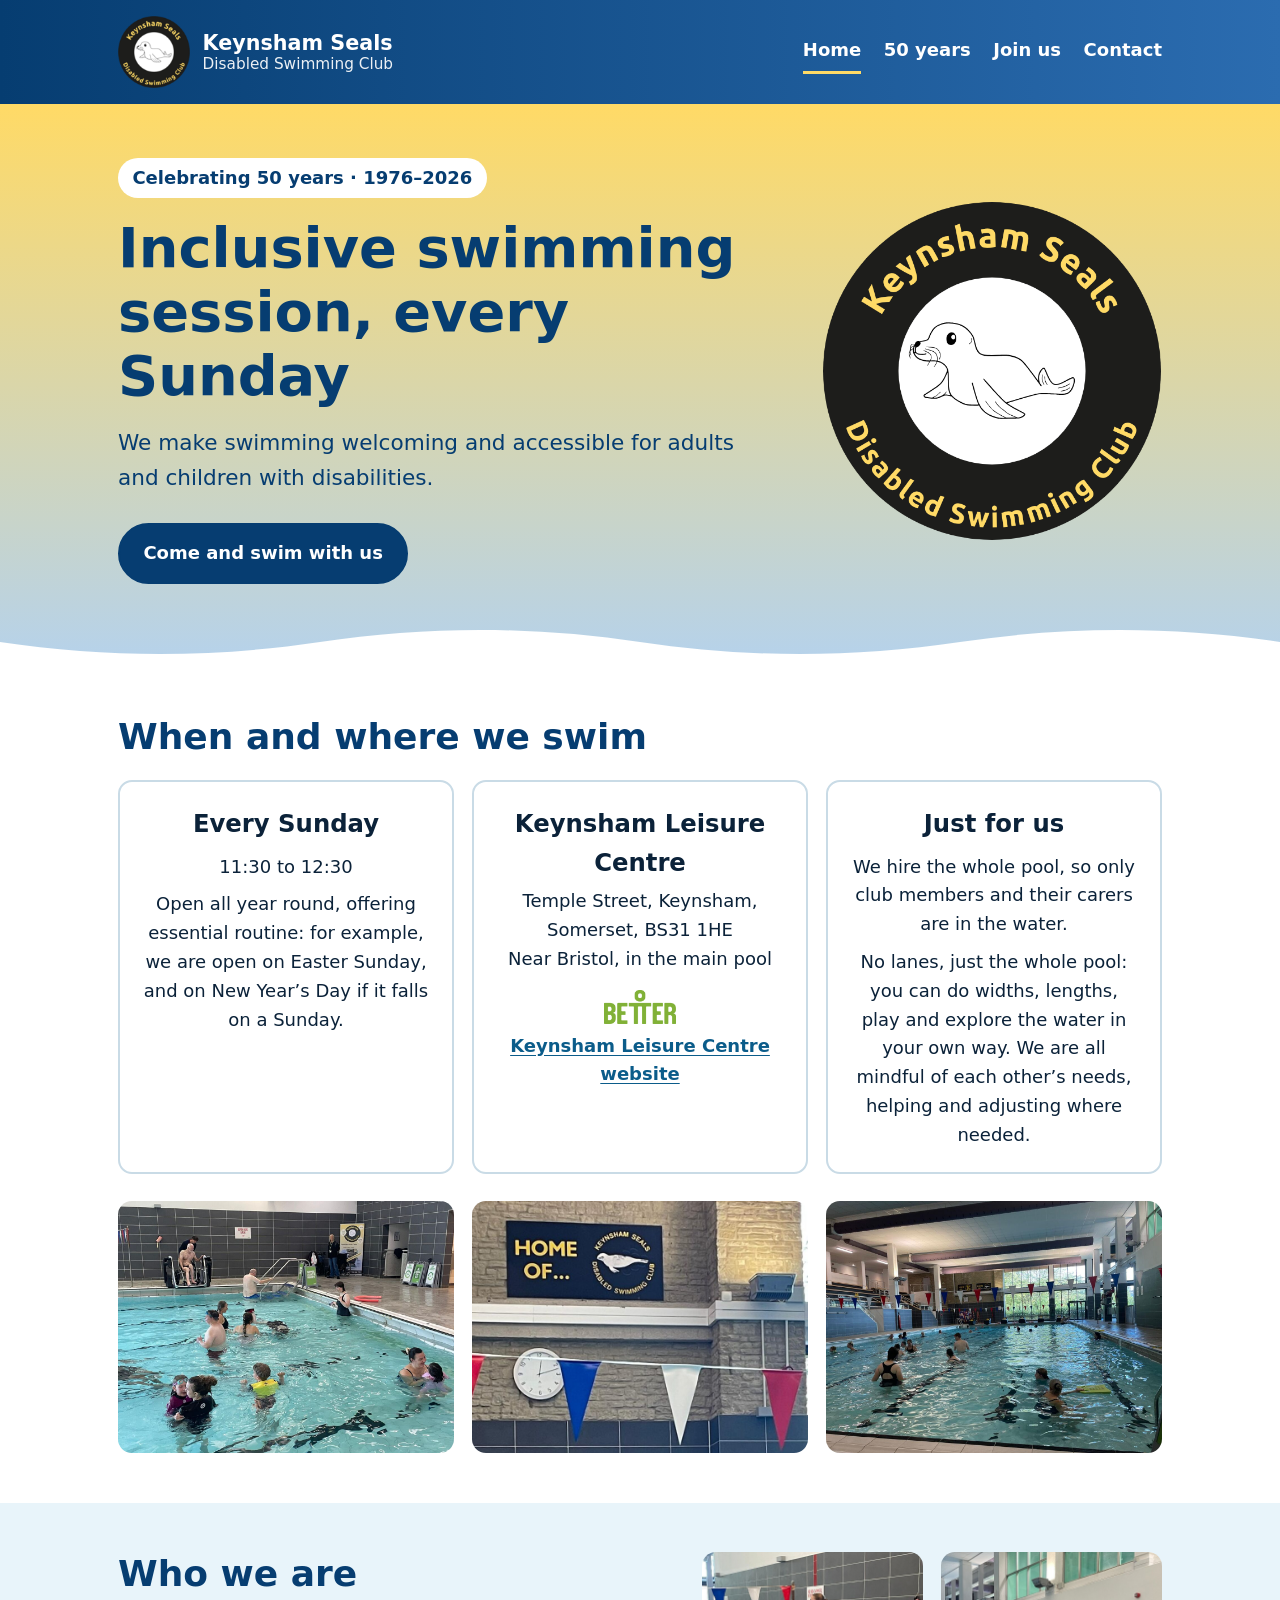
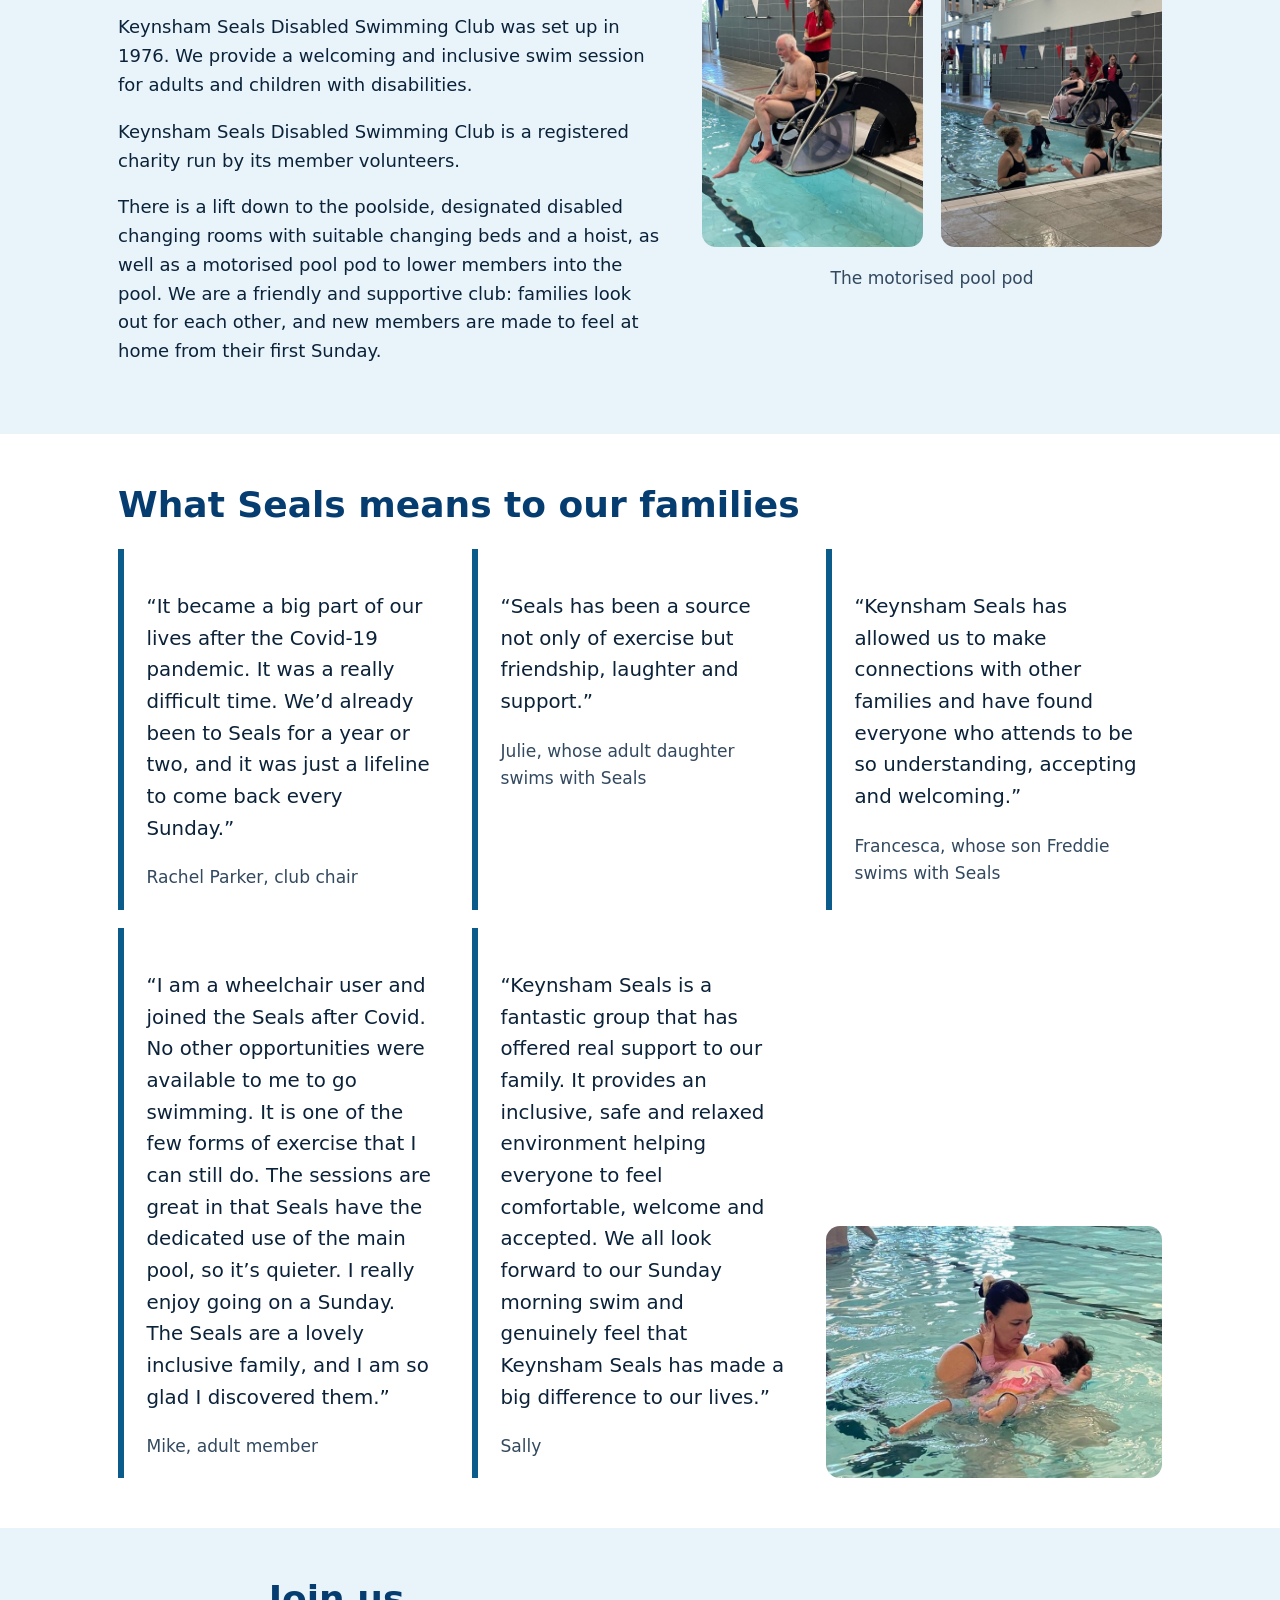
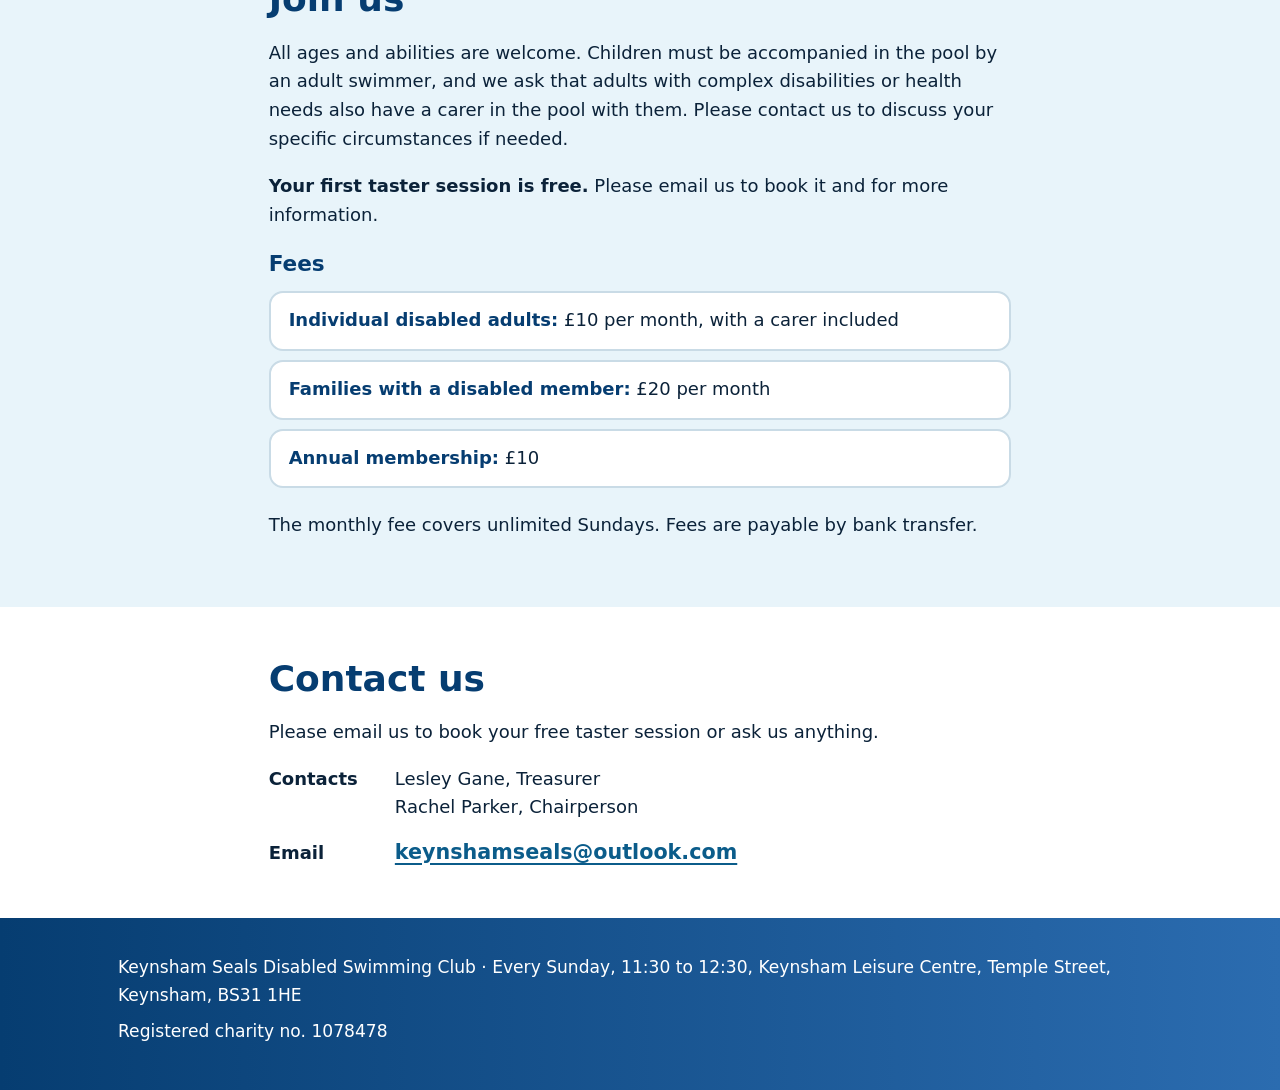
<file: index.html>
<!doctype html>
<html lang="en-GB">
<head>
  <meta charset="utf-8">
  <meta name="viewport" content="width=device-width, initial-scale=1">
  <title>Keynsham Seals Disabled Swimming Club</title>
  <meta name="description" content="Keynsham Seals Disabled Swimming Club: swimming for adults and children with disabilities, every Sunday at Keynsham Leisure Centre, near Bristol since 1976.">
  <link rel="icon" href="img/favicon-32.png?v=2026101915" sizes="32x32" type="image/png">
  <link rel="icon" href="img/favicon.svg?v=2026101915" type="image/svg+xml">
  <link rel="stylesheet" href="css/site.css?v=2026101813">
  <meta property="og:title" content="Keynsham Seals Disabled Swimming Club">
  <meta property="og:description" content="Swimming for everyone, every Sunday at Keynsham Leisure Centre, near Bristol. Your first taster session is free. Celebrating 50 years in 2026.">
  <meta property="og:type" content="website">
  <meta property="og:url" content="https://keynshamseals.org/">
</head>
<body>
  <a class="skip-link" href="#main">Skip to content</a>

  <header class="site-header">
    <div class="wrap">
      <a class="brand" href="./">
        <img src="img/logo-104.png?v=2026101813" alt="" width="72" height="72">
        <span>Keynsham Seals<small>Disabled Swimming Club</small></span>
      </a>
      <nav class="site-nav" aria-label="Main">
        <ul>
          <li><a href="./" aria-current="page">Home</a></li>
          <li><a href="50-years.html">50 years</a></li>
          <li><a href="#join">Join us</a></li>
          <li><a href="#contact">Contact</a></li>
        </ul>
      </nav>
    </div>
  </header>

  <main id="main">
    <div class="hero">
      <div class="wrap hero-grid">
        <img class="hero-logo" src="img/logo.png?v=2026101813" alt="" width="600" height="600">
        <div>
          <span class="badge">Celebrating 50 years · 1976–2026</span>
          <h1>Inclusive swimming session, every Sunday</h1>
          <p>We make swimming welcoming and accessible for adults and children with disabilities.</p>
          <a class="button" href="#join">Come and swim with us</a>
        </div>
      </div>
      <svg class="waves" viewBox="0 0 1440 48" preserveAspectRatio="none" aria-hidden="true" focusable="false">
        <path d="M0 24c120 16 240 16 360 0s240-16 360 0 240 16 360 0 240-16 360 0v24H0z" fill="#ffffff"/>
      </svg>
    </div>

    <section aria-labelledby="when-heading">
      <div class="wrap">
        <h2 id="when-heading">When and where we swim</h2>
        <div class="cards centred">
          <div class="card">
            <p class="big">Every Sunday</p>
            <p>11:30 to 12:30</p>
            <p>Open all year round, offering essential routine: for example, we are open on Easter Sunday, and on New Year’s Day if it falls on a Sunday.</p>
          </div>
          <div class="card">
            <p class="big">Keynsham Leisure Centre</p>
            <address>Temple Street, Keynsham, Somerset, BS31&nbsp;1HE</address>
            <p>Near Bristol, in the main pool</p>
            <a class="venue-link" href="https://www.better.org.uk/leisure-centre/banes/keynsham-leisure-centre">
              <img src="img/better-logo.png" alt="" width="240" height="116">
              <span>Keynsham Leisure Centre website</span>
            </a>
          </div>
          <div class="card">
            <p class="big">Just for us</p>
            <p>We hire the whole pool, so only club members and their carers are in the water.</p>
            <p>No lanes, just the whole pool: you can do widths, lengths, play and explore the water in your own way. We are all mindful of each other’s needs, helping and adjusting where needed.</p>
          </div>
        </div>
        <div class="gallery strip">
          <figure class="photo">
            <img src="img/pool-session.jpg" alt="Members and helpers enjoying a Sunday session in the main pool" width="1200" height="900" loading="lazy">
          </figure>
          <figure class="photo">
            <img src="img/home-of-seals-sign.jpg" alt="The Home of Keynsham Seals sign on the wall above the pool, with bunting" width="800" height="600" loading="lazy">
          </figure>
          <figure class="photo">
            <img src="img/main-pool.jpg" alt="The main pool at Keynsham Leisure Centre, decorated with bunting" width="1200" height="900" loading="lazy">
          </figure>
        </div>
      </div>
    </section>

    <section class="tint" aria-labelledby="who-heading">
      <div class="wrap split">
        <div class="prose">
          <h2 id="who-heading">Who we are</h2>
          <p>Keynsham Seals Disabled Swimming Club was set up in 1976. We provide a welcoming and inclusive swim session for adults and children with disabilities.</p>
          <p>Keynsham Seals Disabled Swimming Club is a registered charity run by its member volunteers.</p>
          <p>There is a lift down to the poolside, designated disabled changing rooms with suitable changing beds and a hoist, as well as a motorised pool pod to lower members into the pool. We are a friendly and supportive club: families look out for each other, and new members are made to feel at home from their first Sunday.</p>
        </div>
        <figure class="photo pair">
          <img src="img/poolside-hoist.jpg" alt="A swimmer seated on the motorised pool pod at the poolside, with a lifeguard standing behind" width="900" height="1200" loading="lazy">
          <img src="img/pool-pod.jpg" alt="A member seated on the motorised pool pod at the poolside, with two staff beside it and swimmers in the water" width="900" height="1200" loading="lazy">
          <figcaption>The motorised pool pod</figcaption>
        </figure>
      </div>
    </section>

    <section aria-labelledby="voices-heading">
      <div class="wrap">
        <h2 id="voices-heading">What Seals means to our families</h2>
        <div class="quotes">
          <figure class="quote">
            <blockquote><p>“It became a big part of our lives after the Covid-19 pandemic. It was a really difficult time. We’d already been to Seals for a year or two, and it was just a lifeline to come back every Sunday.”</p></blockquote>
            <figcaption>Rachel Parker, club chair</figcaption>
          </figure>
          <figure class="quote">
            <blockquote><p>“Seals has been a source not only of exercise but friendship, laughter and support.”</p></blockquote>
            <figcaption>Julie, whose adult daughter swims with Seals</figcaption>
          </figure>
          <figure class="quote">
            <blockquote><p>“Keynsham Seals has allowed us to make connections with other families and have found everyone who attends to be so understanding, accepting and welcoming.”</p></blockquote>
            <figcaption>Francesca, whose son Freddie swims with Seals</figcaption>
          </figure>
          <figure class="quote">
            <blockquote><p>“I am a wheelchair user and joined the Seals after Covid. No other opportunities were available to me to go swimming. It is one of the few forms of exercise that I can still do. The sessions are great in that Seals have the dedicated use of the main pool, so it’s quieter. I really enjoy going on a Sunday. The Seals are a lovely inclusive family, and I am so glad I discovered them.”</p></blockquote>
            <figcaption>Mike, adult member</figcaption>
          </figure>
          <figure class="quote">
            <blockquote><p>“Keynsham Seals is a fantastic group that has offered real support to our family. It provides an inclusive, safe and relaxed environment helping everyone to feel comfortable, welcome and accepted. We all look forward to our Sunday morning swim and genuinely feel that Keynsham Seals has made a big difference to our lives.”</p></blockquote>
            <figcaption>Sally</figcaption>
          </figure>
          <figure class="photo quote-photo">
            <img src="img/freya-and-mum.jpg" alt="A mum holding her young daughter as she floats on her back in the pool" width="760" height="570" loading="lazy">
          </figure>
        </div>
      </div>
    </section>

    <section class="tint" id="join" aria-labelledby="join-heading">
      <div class="wrap prose">
        <h2 id="join-heading">Join us</h2>
        <p>All ages and abilities are welcome. Children must be accompanied in the pool by an adult swimmer, and we ask that adults with complex disabilities or health needs also have a carer in the pool with them. Please contact us to discuss your specific circumstances if needed.</p>
        <p><strong>Your first taster session is free.</strong> Please email us to book it and for more information.</p>
        <h3>Fees</h3>
        <ul class="fees">
          <li><strong>Individual disabled adults:</strong> £10 per month, with a carer included</li>
          <li><strong>Families with a disabled member:</strong> £20 per month</li>
          <li><strong>Annual membership:</strong> £10</li>
        </ul>
        <p>The monthly fee covers unlimited Sundays. Fees are payable by bank transfer.</p>
      </div>
    </section>

    <section id="contact" aria-labelledby="contact-heading">
      <div class="wrap prose">
        <h2 id="contact-heading">Contact us</h2>
        <p>Please email us to book your free taster session or ask us anything.</p>
        <ul class="contact-list">
          <li><strong>Contacts</strong> <span>Lesley Gane, Treasurer<br>Rachel Parker, Chairperson</span></li>
          <li><strong>Email</strong> <a href="mailto:keynshamseals@outlook.com">keynshamseals@outlook.com</a></li>
        </ul>
      </div>
    </section>
  </main>

  <footer class="site-footer">
    <div class="wrap">
      <p>Keynsham Seals Disabled Swimming Club · Every Sunday, 11:30 to 12:30, Keynsham Leisure Centre, Temple Street, Keynsham, BS31&nbsp;1HE</p>
      <p>Registered charity no. 1078478</p>
    </div>
  </footer>
</body>
</html>
</file>
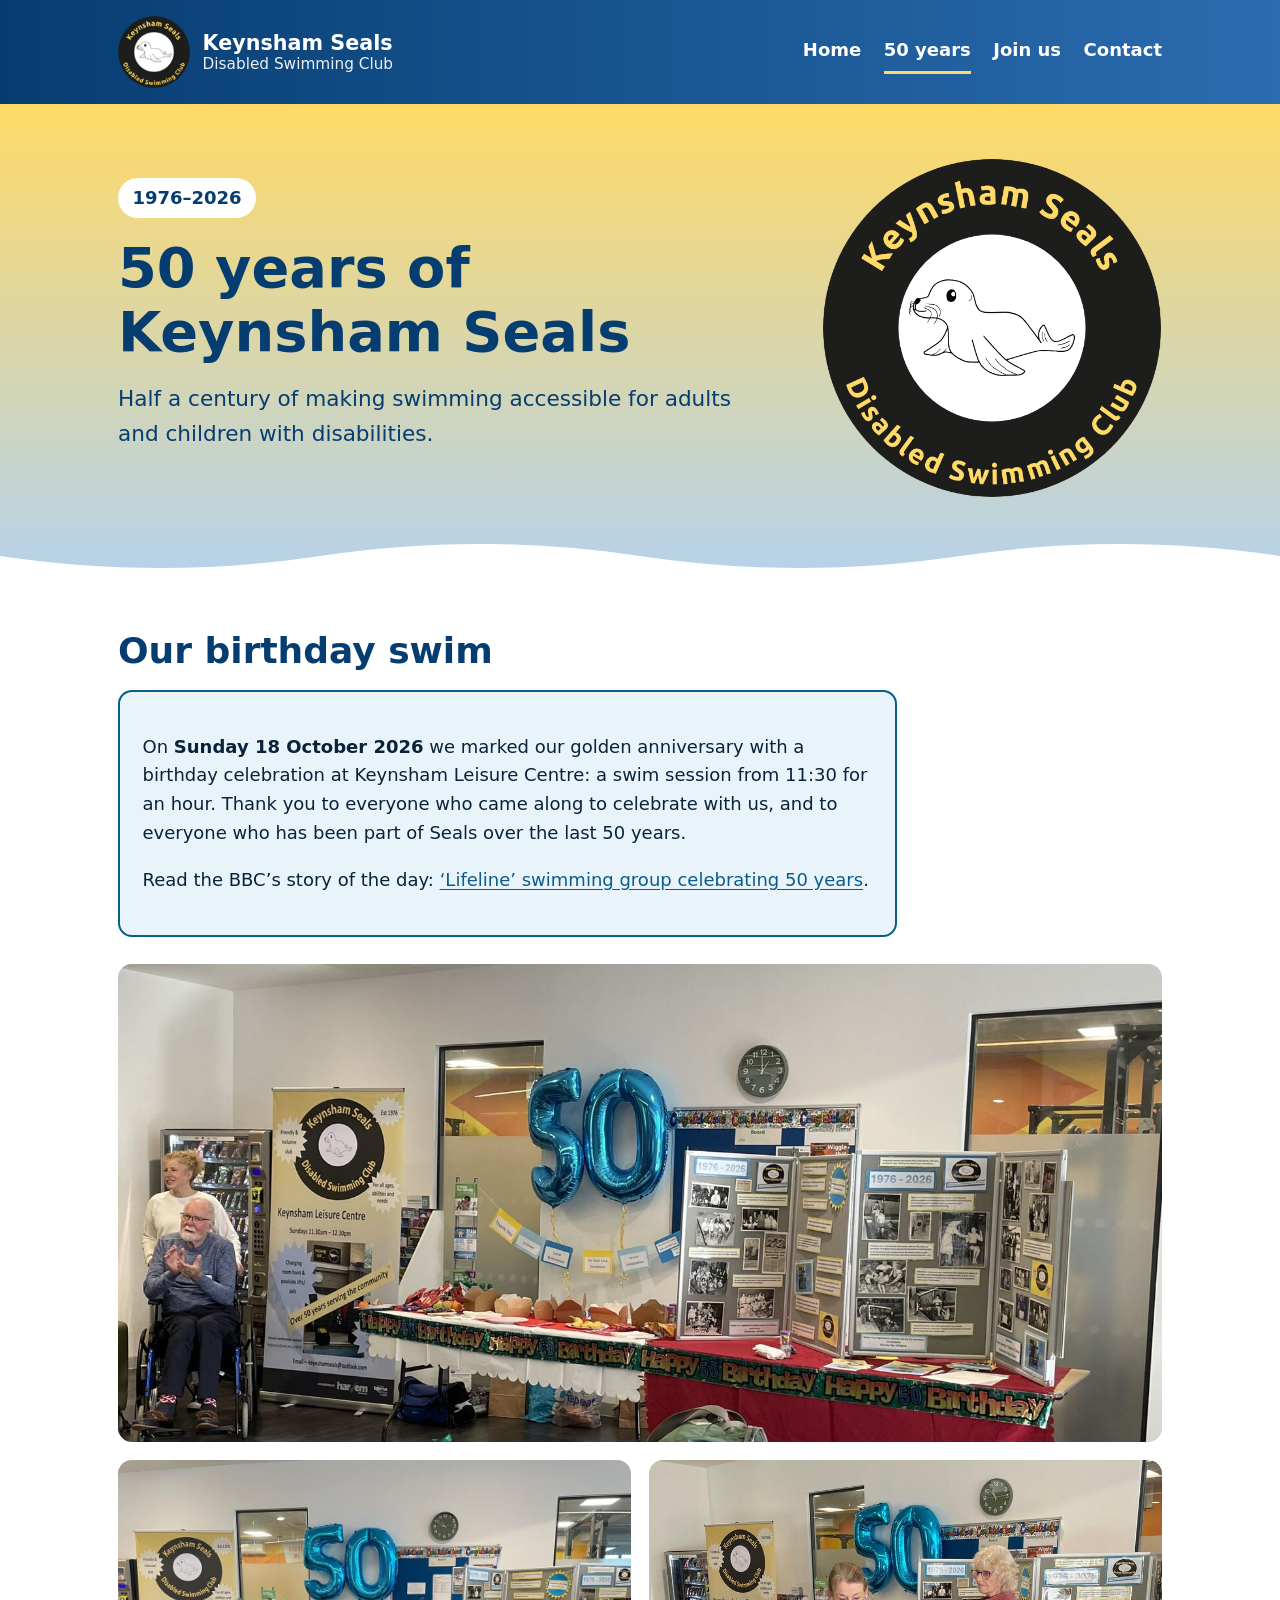
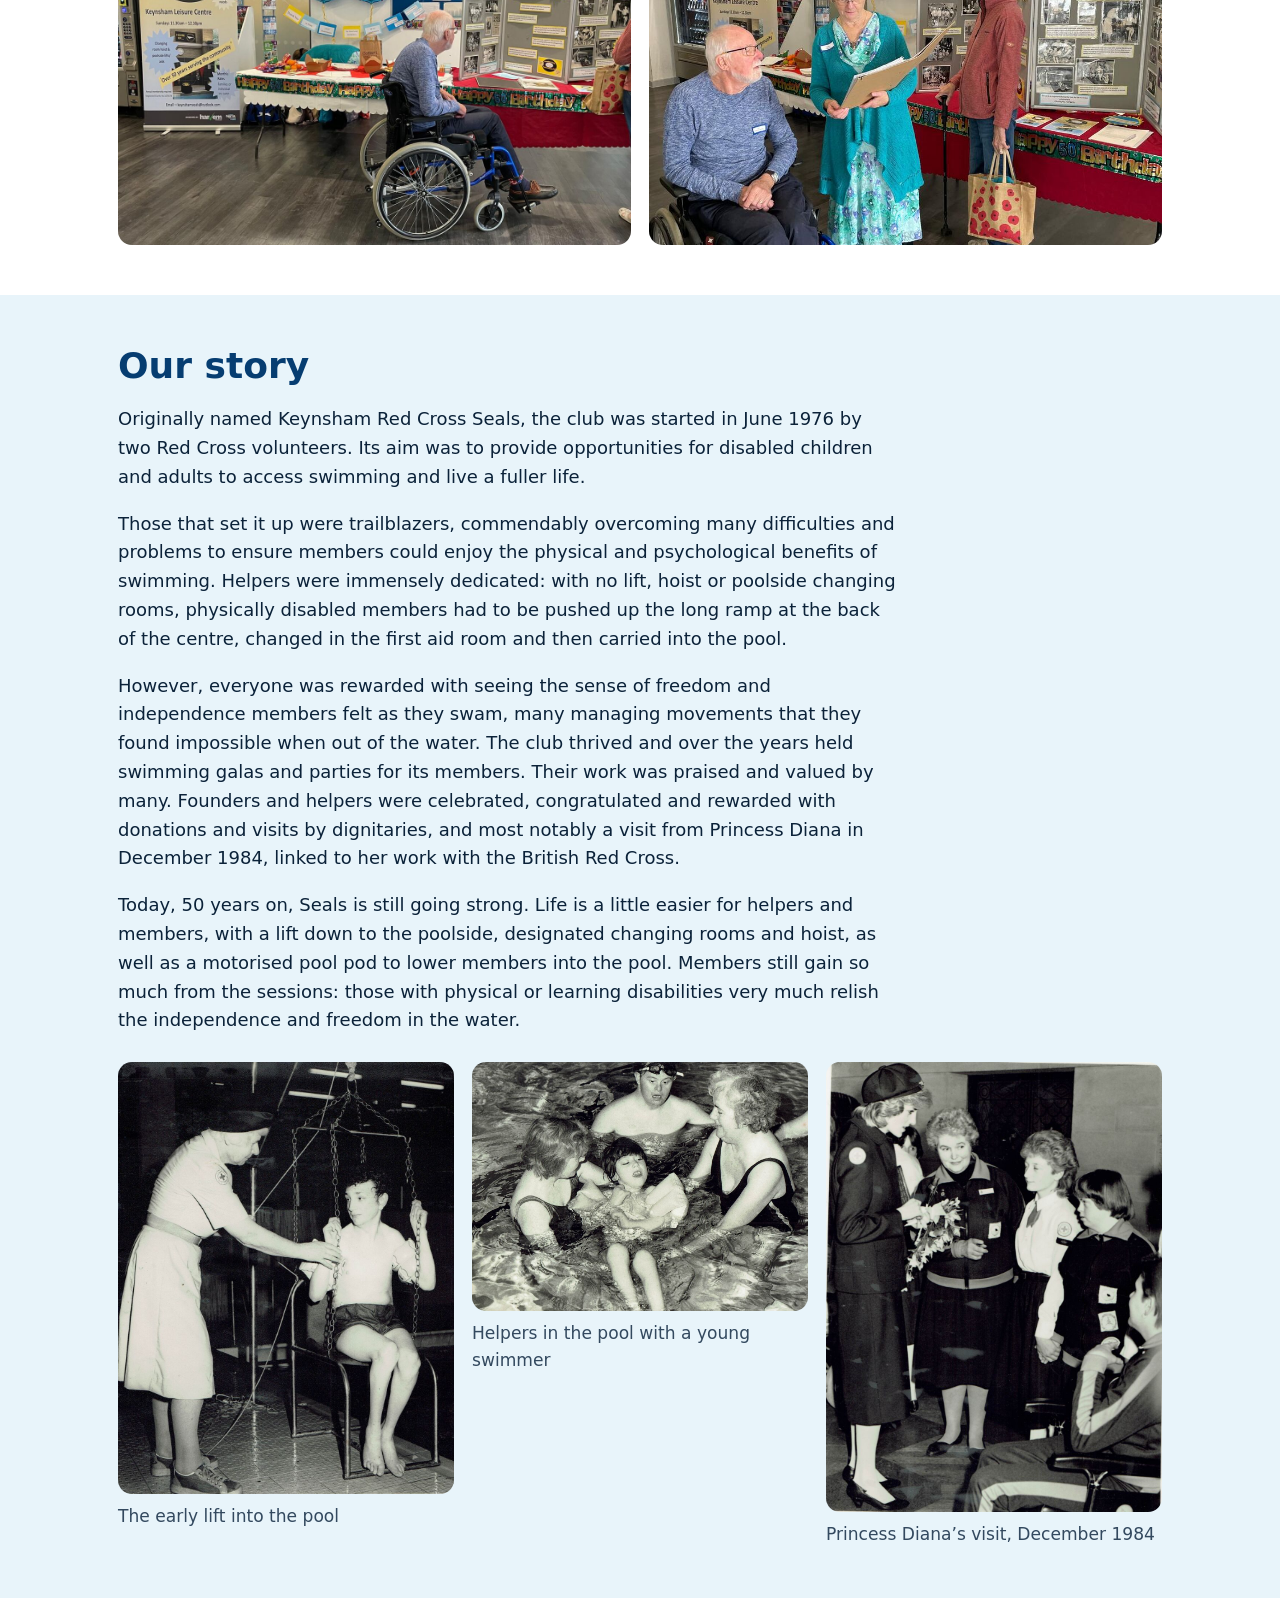
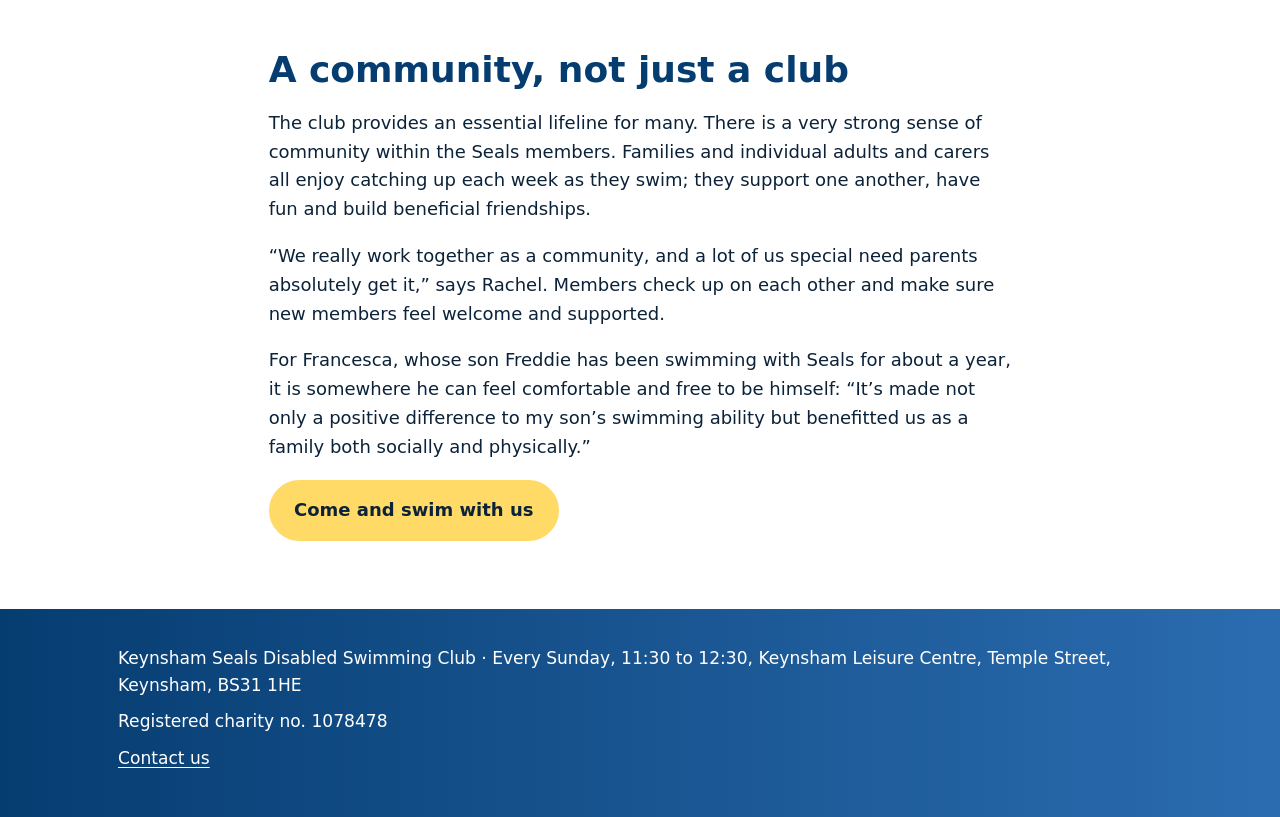
<file: 50-years.html>
<!doctype html>
<html lang="en-GB">
<head>
  <meta charset="utf-8">
  <meta name="viewport" content="width=device-width, initial-scale=1">
  <title>50 years of Keynsham Seals</title>
  <meta name="description" content="Keynsham Seals Disabled Swimming Club celebrated 50 years with a birthday swim at Keynsham Leisure Centre on Sunday 18 October 2026.">
  <link rel="icon" href="img/favicon-32.png?v=2026101915" sizes="32x32" type="image/png">
  <link rel="icon" href="img/favicon.svg?v=2026101915" type="image/svg+xml">
  <link rel="stylesheet" href="css/site.css?v=2026101813">
  <meta property="og:title" content="50 years of Keynsham Seals">
  <meta property="og:description" content="From 1976 to our birthday swim on 18 October 2026.">
  <meta property="og:type" content="article">
  <meta property="og:url" content="https://keynshamseals.org/50-years.html">
</head>
<body>
  <a class="skip-link" href="#main">Skip to content</a>

  <header class="site-header">
    <div class="wrap">
      <a class="brand" href="./">
        <img src="img/logo-104.png?v=2026101813" alt="" width="72" height="72">
        <span>Keynsham Seals<small>Disabled Swimming Club</small></span>
      </a>
      <nav class="site-nav" aria-label="Main">
        <ul>
          <li><a href="./">Home</a></li>
          <li><a href="50-years.html" aria-current="page">50 years</a></li>
          <li><a href="./#join">Join us</a></li>
          <li><a href="./#contact">Contact</a></li>
        </ul>
      </nav>
    </div>
  </header>

  <main id="main">
    <div class="hero">
      <div class="wrap hero-grid">
        <img class="hero-logo" src="img/logo.png?v=2026101813" alt="" width="600" height="600">
        <div>
          <span class="badge">1976–2026</span>
          <h1>50 years of Keynsham Seals</h1>
          <p>Half a century of making swimming accessible for adults and children with disabilities.</p>
        </div>
      </div>
      <svg class="waves" viewBox="0 0 1440 48" preserveAspectRatio="none" aria-hidden="true" focusable="false">
        <path d="M0 24c120 16 240 16 360 0s240-16 360 0 240 16 360 0 240-16 360 0v24H0z" fill="#ffffff"/>
      </svg>
    </div>

    <section aria-labelledby="birthday-heading">
      <div class="wrap">
        <h2 id="birthday-heading">Our birthday swim</h2>
        <div class="notice">
          <p>On <strong>Sunday 18 October 2026</strong> we marked our golden anniversary with a birthday celebration at Keynsham Leisure Centre: a swim session from 11:30 for an hour. Thank you to everyone who came along to celebrate with us, and to everyone who has been part of Seals over the last 50 years.</p>
          <p>Read the BBC’s story of the day: <a href="https://www.bbc.co.uk/news/articles/crd6d2qd36lxo">‘Lifeline’ swimming group celebrating 50 years</a>.</p>
        </div>
        <div class="gallery even">
          <figure class="photo wide">
            <img src="img/birthday-wide.jpg" alt="The whole birthday display: the club banner, blue 50 balloons, the Happy 50th Birthday table and two boards of photos from 1976 to 2026, with a member clapping" width="1600" height="733" loading="lazy">
          </figure>
          <figure class="photo">
            <img src="img/birthday-50.jpg" alt="The birthday table with the club banner, gold 50 balloons and a Happy 50th Birthday sign" width="1200" height="900" loading="lazy">
          </figure>
          <figure class="photo">
            <img src="img/birthday-display.jpg" alt="Members beside the 1976 to 2026 display board and balloons" width="900" height="1200" loading="lazy">
          </figure>
        </div>
      </div>
    </section>

    <section class="tint" aria-labelledby="story-heading">
      <div class="wrap">
        <div class="prose">
          <h2 id="story-heading">Our story</h2>
          <p>Originally named Keynsham Red Cross Seals, the club was started in June 1976 by two Red Cross volunteers. Its aim was to provide opportunities for disabled children and adults to access swimming and live a fuller life.</p>
          <p>Those that set it up were trailblazers, commendably overcoming many difficulties and problems to ensure members could enjoy the physical and psychological benefits of swimming. Helpers were immensely dedicated: with no lift, hoist or poolside changing rooms, physically disabled members had to be pushed up the long ramp at the back of the centre, changed in the first aid room and then carried into the pool.</p>
          <p>However, everyone was rewarded with seeing the sense of freedom and independence members felt as they swam, many managing movements that they found impossible when out of the water. The club thrived and over the years held swimming galas and parties for its members. Their work was praised and valued by many. Founders and helpers were celebrated, congratulated and rewarded with donations and visits by dignitaries, and most notably a visit from Princess Diana in December 1984, linked to her work with the British Red Cross.</p>
          <p>Today, 50 years on, Seals is still going strong. Life is a little easier for helpers and members, with a lift down to the poolside, designated changing rooms and hoist, as well as a motorised pool pod to lower members into the pool. Members still gain so much from the sessions: those with physical or learning disabilities very much relish the independence and freedom in the water.</p>
        </div>
        <div class="gallery">
          <figure class="photo">
            <img src="img/early-hoist-chair.jpg" alt="Black-and-white photo of a Red Cross volunteer helping a boy on the early pool chair lift, which hangs from chains" width="934" height="1200" loading="lazy">
            <figcaption>The early lift into the pool</figcaption>
          </figure>
          <figure class="photo">
            <img src="img/early-pool.jpg" alt="Black-and-white photo of three helpers in the pool supporting a young swimmer in armbands" width="1200" height="887" loading="lazy">
            <figcaption>Helpers in the pool with a young swimmer</figcaption>
          </figure>
          <figure class="photo">
            <img src="img/early-princess-diana.jpg" alt="Black-and-white photo of Princess Diana, holding flowers, talking with Red Cross volunteers and members" width="896" height="1200" loading="lazy">
            <figcaption>Princess Diana’s visit, December 1984</figcaption>
          </figure>
        </div>
      </div>
    </section>

    <section aria-labelledby="community-heading">
      <div class="wrap prose">
        <h2 id="community-heading">A community, not just a club</h2>
        <p>The club provides an essential lifeline for many. There is a very strong sense of community within the Seals members. Families and individual adults and carers all enjoy catching up each week as they swim; they support one another, have fun and build beneficial friendships.</p>
        <p>“We really work together as a community, and a lot of us special need parents absolutely get it,” says Rachel. Members check up on each other and make sure new members feel welcome and supported.</p>
        <p>For Francesca, whose son Freddie has been swimming with Seals for about a year, it is somewhere he can feel comfortable and free to be himself: “It’s made not only a positive difference to my son’s swimming ability but benefitted us as a family both socially and physically.”</p>
        <p><a class="button" href="./#join">Come and swim with us</a></p>
      </div>
    </section>
  </main>

  <footer class="site-footer">
    <div class="wrap">
      <p>Keynsham Seals Disabled Swimming Club · Every Sunday, 11:30 to 12:30, Keynsham Leisure Centre, Temple Street, Keynsham, BS31&nbsp;1HE</p>
      <p>Registered charity no. 1078478</p>
      <p><a href="./#contact">Contact us</a></p>
    </div>
  </footer>
</body>
</html>
</file>
<file: css/site.css>
/* Keynsham Seals: one stylesheet for every page. Large type, strong contrast (every text colour passes
   WCAG AA on its background), visible focus, and nothing that moves for anyone who asks for less motion. */

:root {
  --ink: #0b2239;
  --ink-soft: #33495f;
  --paper: #ffffff;
  --sea: #0b5c8a;
  --sea-deep: #063d71;
  --sea-light: #2b6cb0;
  --sky: #b5d2ec;
  --foam: #e8f4fa;
  --sun: #ffda66;
  --line: #c9dbe6;
  --focus: #ffbf00;
  --radius: 14px;
  --measure: 68ch;
  font-size: 112.5%;
}

* { box-sizing: border-box; }

html { scroll-behavior: smooth; }
@media (prefers-reduced-motion: reduce) { html { scroll-behavior: auto; } }

body {
  margin: 0;
  background: var(--paper);
  color: var(--ink);
  font-family: system-ui, -apple-system, "Segoe UI", Roboto, "Helvetica Neue", Arial, sans-serif;
  line-height: 1.6;
}

a { color: var(--sea); text-underline-offset: 0.18em; }
a:hover { color: var(--sea-deep); }
:focus-visible { outline: 4px solid var(--focus); outline-offset: 3px; border-radius: 4px; }

.skip-link {
  position: absolute; left: 1rem; top: -4rem; z-index: 10;
  background: var(--ink); color: var(--paper); padding: 0.75rem 1rem; border-radius: 8px;
}
.skip-link:focus { top: 1rem; }

.wrap { max-width: 1080px; margin: 0 auto; padding: 0 1rem; }

/* Header and navigation */
.site-header { background: linear-gradient(90deg, var(--sea-deep) 0%, var(--sea-light) 100%); color: var(--paper); }
.site-header .wrap { display: flex; flex-wrap: wrap; align-items: center; justify-content: space-between; gap: 0.75rem; padding-top: 0.9rem; padding-bottom: 0.9rem; }
.brand { display: flex; align-items: center; gap: 0.7rem; color: var(--paper); text-decoration: none; font-weight: 700; font-size: 1.15rem; line-height: 1.2; }
.brand:hover { color: var(--paper); }
.brand img { width: 72px; height: 72px; flex: none; }
.brand small { display: block; font-weight: 400; font-size: 0.85rem; opacity: 0.92; }
.site-nav ul { list-style: none; margin: 0; padding: 0; display: flex; flex-wrap: wrap; gap: 0.25rem 1.25rem; }
.site-nav a { color: var(--paper); font-weight: 600; text-decoration: none; padding: 0.35rem 0; display: inline-block; border-bottom: 3px solid transparent; }
.site-nav a:hover, .site-nav a[aria-current="page"] { border-bottom-color: var(--sun); color: var(--paper); }

/* Hero */
/* The banner's colours: yellow at the top fading to light blue at the bottom, with dark-blue text. */
.hero { background: linear-gradient(180deg, var(--sun) 0%, var(--sky) 100%); color: var(--sea-deep); padding: 3rem 0 4.5rem; position: relative; overflow: hidden; }
.hero h1 { font-size: clamp(2rem, 5vw, 3.1rem); line-height: 1.15; margin: 0 0 1rem; max-width: 20ch; }
.hero p { font-size: 1.2rem; max-width: 46ch; margin: 0 0 1.5rem; }
.hero .waves { position: absolute; left: 0; right: 0; bottom: -1px; width: 100%; height: 48px; display: block; }

.badge { display: inline-block; background: var(--sun); color: var(--ink); font-weight: 700; padding: 0.3rem 0.8rem; border-radius: 999px; margin-bottom: 1rem; }

.button { display: inline-block; background: var(--sun); color: var(--ink); font-weight: 700; text-decoration: none; padding: 0.8rem 1.3rem; border-radius: 999px; border: 2px solid var(--sun); }
.button:hover { background: var(--paper); color: var(--ink); }
.hero-grid { display: grid; grid-template-columns: minmax(0, 1fr) auto; gap: 2rem; align-items: center; }
.hero-logo { grid-column: 2; grid-row: 1; width: clamp(220px, 28vw, 340px); height: auto; }
.hero-grid > div { grid-column: 1; grid-row: 1; }
@media (max-width: 760px) {
  .hero-grid { grid-template-columns: 1fr; gap: 1.25rem; }
  .hero-logo, .hero-grid > div { grid-column: 1; grid-row: auto; }
  .hero-logo { width: 200px; justify-self: center; }
}
.hero .badge { background: var(--paper); color: var(--sea-deep); }
.hero .button { background: var(--sea-deep); color: var(--paper); border-color: var(--sea-deep); }
.hero .button:hover { background: var(--paper); color: var(--sea-deep); }

.fees { list-style: none; padding: 0; margin: 0 0 1.25rem; display: grid; gap: 0.5rem; }
.fees li { background: var(--paper); border: 2px solid var(--line); border-radius: var(--radius); padding: 0.75rem 1rem; }
.fees strong { color: var(--sea-deep); }
address { font-style: normal; }
.venue-link { display: inline-flex; align-items: center; gap: 0.75rem; margin-top: 0.9rem; font-weight: 600; }
.venue-link img { width: 72px; height: auto; flex: none; }

/* Sections */
main section { padding: 2.75rem 0; }
main section.tint { background: var(--foam); }
h2 { font-size: clamp(1.5rem, 3.5vw, 2rem); line-height: 1.2; margin: 0 0 1rem; color: var(--sea-deep); }
h3 { font-size: 1.2rem; margin: 0 0 0.5rem; color: var(--sea-deep); }
.prose { max-width: var(--measure); }
.prose p { margin: 0 0 1rem; }

.cards { display: grid; grid-template-columns: repeat(auto-fit, minmax(240px, 1fr)); gap: 1rem; margin-top: 1.25rem; }
.card { background: var(--paper); border: 2px solid var(--line); border-radius: var(--radius); padding: 1.25rem; }
.card p { margin: 0; }
.card .big { font-size: 1.35rem; font-weight: 700; color: var(--ink); margin-bottom: 0.25rem; }
.cards.centred .card { text-align: center; }
.cards.centred .venue-link { flex-direction: column; gap: 0.4rem; }
.card p + p { margin-top: 0.5rem; }

/* Quotes */
.quotes { display: grid; grid-template-columns: repeat(auto-fit, minmax(280px, 1fr)); gap: 1rem; margin-top: 1.25rem; }
figure.quote { margin: 0; background: var(--paper); border-left: 6px solid var(--sea); border-radius: 0 var(--radius) var(--radius) 0; padding: 1.25rem 1.25rem 1rem; }
figure.quote blockquote { margin: 0 0 0.75rem; font-size: 1.1rem; }
figure.quote figcaption { color: var(--ink-soft); font-size: 0.95rem; }

/* Contact */
.contact-list { list-style: none; padding: 0; margin: 1rem 0 0; display: grid; gap: 0.75rem; }
.contact-list li { display: flex; flex-wrap: wrap; gap: 0.25rem 0.75rem; align-items: baseline; }
.contact-list strong { min-width: 9ch; }
.contact-list a { font-size: 1.15rem; font-weight: 600; word-break: break-word; }

/* Photos */
.photo { margin: 0; }
.photo img { display: block; width: 100%; height: auto; border-radius: var(--radius); }
.photo figcaption { color: var(--ink-soft); font-size: 0.95rem; margin-top: 0.5rem; }
.split { display: grid; grid-template-columns: minmax(0, 1fr) minmax(0, 460px); gap: 2rem; align-items: start; }
.pair { display: grid; grid-template-columns: 1fr 1fr; gap: 1rem; }
.pair figcaption { grid-column: 1 / -1; text-align: center; margin-top: 0; }
.gallery { display: grid; grid-template-columns: repeat(auto-fit, minmax(240px, 1fr)); gap: 1rem; align-items: start; margin-top: 1.5rem; }
.gallery.even img { aspect-ratio: 4 / 3; object-fit: cover; object-position: 50% 45%; }
.gallery.even { grid-template-columns: repeat(2, minmax(0, 1fr)); }
.gallery .wide { grid-column: 1 / -1; }
.gallery.strip { grid-template-columns: repeat(auto-fit, minmax(220px, 1fr)); }
.gallery.strip img { aspect-ratio: 4 / 3; object-fit: cover; }
.quote-photo { align-self: end; }
.gallery.even .wide img { aspect-ratio: auto; }
@media (max-width: 760px) { .split { grid-template-columns: 1fr; } }

.notice { background: var(--foam); border: 2px solid var(--sea); border-radius: var(--radius); padding: 1.25rem; max-width: var(--measure); }

/* Footer */
.site-footer { background: linear-gradient(90deg, var(--sea-deep) 0%, var(--sea-light) 100%); color: var(--paper); padding: 2rem 0; font-size: 0.95rem; }
.site-footer a { color: #ffffff; }
.site-footer p { margin: 0 0 0.5rem; }

@media (max-width: 560px) {
  .hero { padding: 2.25rem 0 3.75rem; }
}
</file>
